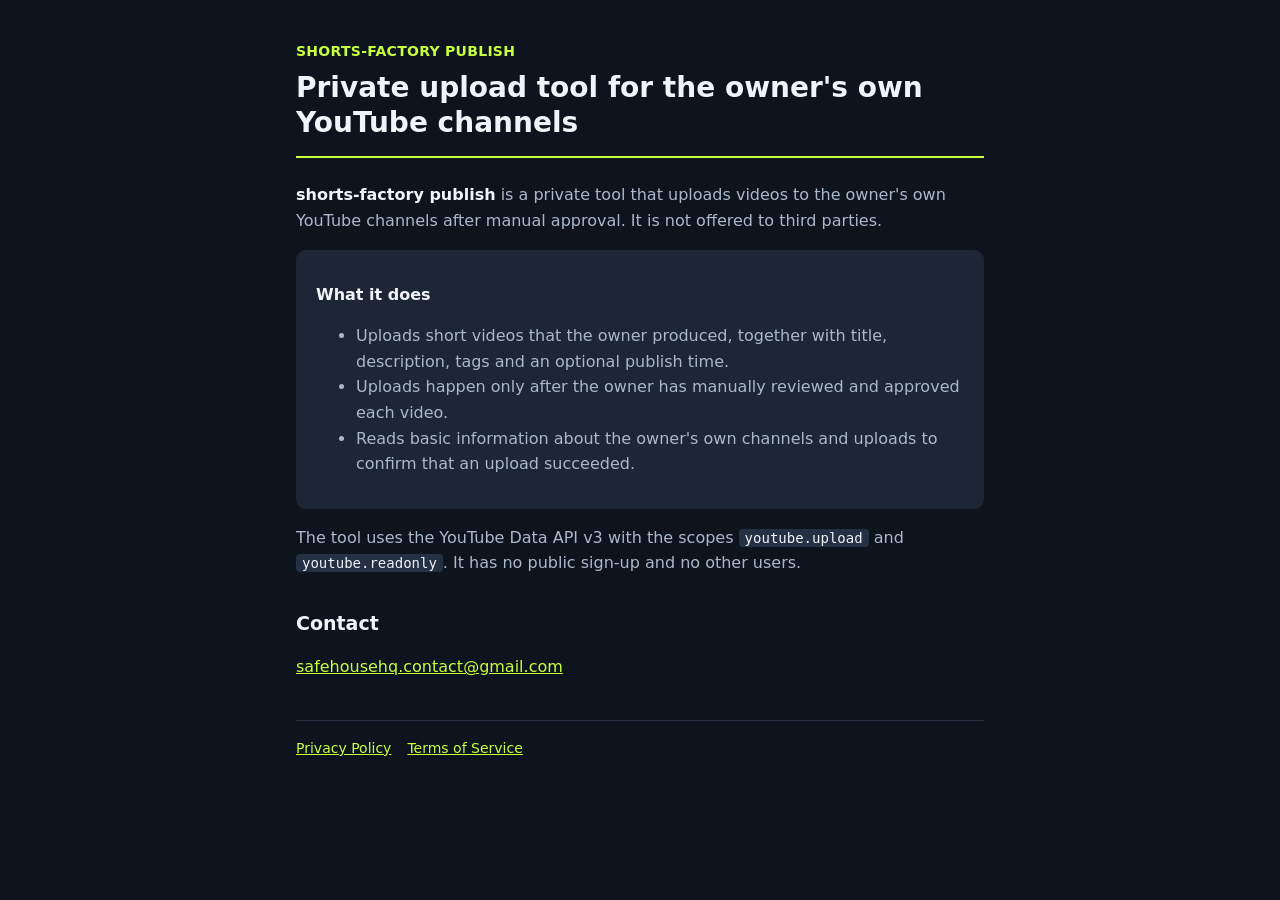
<file: index.html>
<!doctype html>
<html lang="en">
<head>
<meta charset="utf-8">
<meta name="viewport" content="width=device-width, initial-scale=1">
<title>shorts-factory publish</title>
<meta name="description" content="shorts-factory publish is a private tool that uploads videos to the owner's own YouTube channels after manual approval.">
<meta name="google-site-verification" content="dyjyGCA2ODBD6ks5tYp5LYakbtR_1PgtBWwh-k6rKmI" />
<link rel="stylesheet" href="style.css">
</head>
<body>
<main>
<header>
<div class="brand">shorts-factory publish</div>
<h1>Private upload tool for the owner's own YouTube channels</h1>
</header>
<p><strong>shorts-factory publish</strong> is a private tool that uploads videos to the owner's own YouTube channels after manual approval. It is not offered to third parties.</p>
<div class="card">
<p><strong>What it does</strong></p>
<ul>
<li>Uploads short videos that the owner produced, together with title, description, tags and an optional publish time.</li>
<li>Uploads happen only after the owner has manually reviewed and approved each video.</li>
<li>Reads basic information about the owner's own channels and uploads to confirm that an upload succeeded.</li>
</ul>
</div>
<p>The tool uses the YouTube Data API v3 with the scopes <code>youtube.upload</code> and <code>youtube.readonly</code>. It has no public sign-up and no other users.</p>
<h2>Contact</h2>
<p><a href="mailto:safehousehq.contact@gmail.com">safehousehq.contact@gmail.com</a></p>
<nav><a href="privacy.html">Privacy Policy</a><a href="terms.html">Terms of Service</a></nav>
</main>
</body>
</html>
</file>
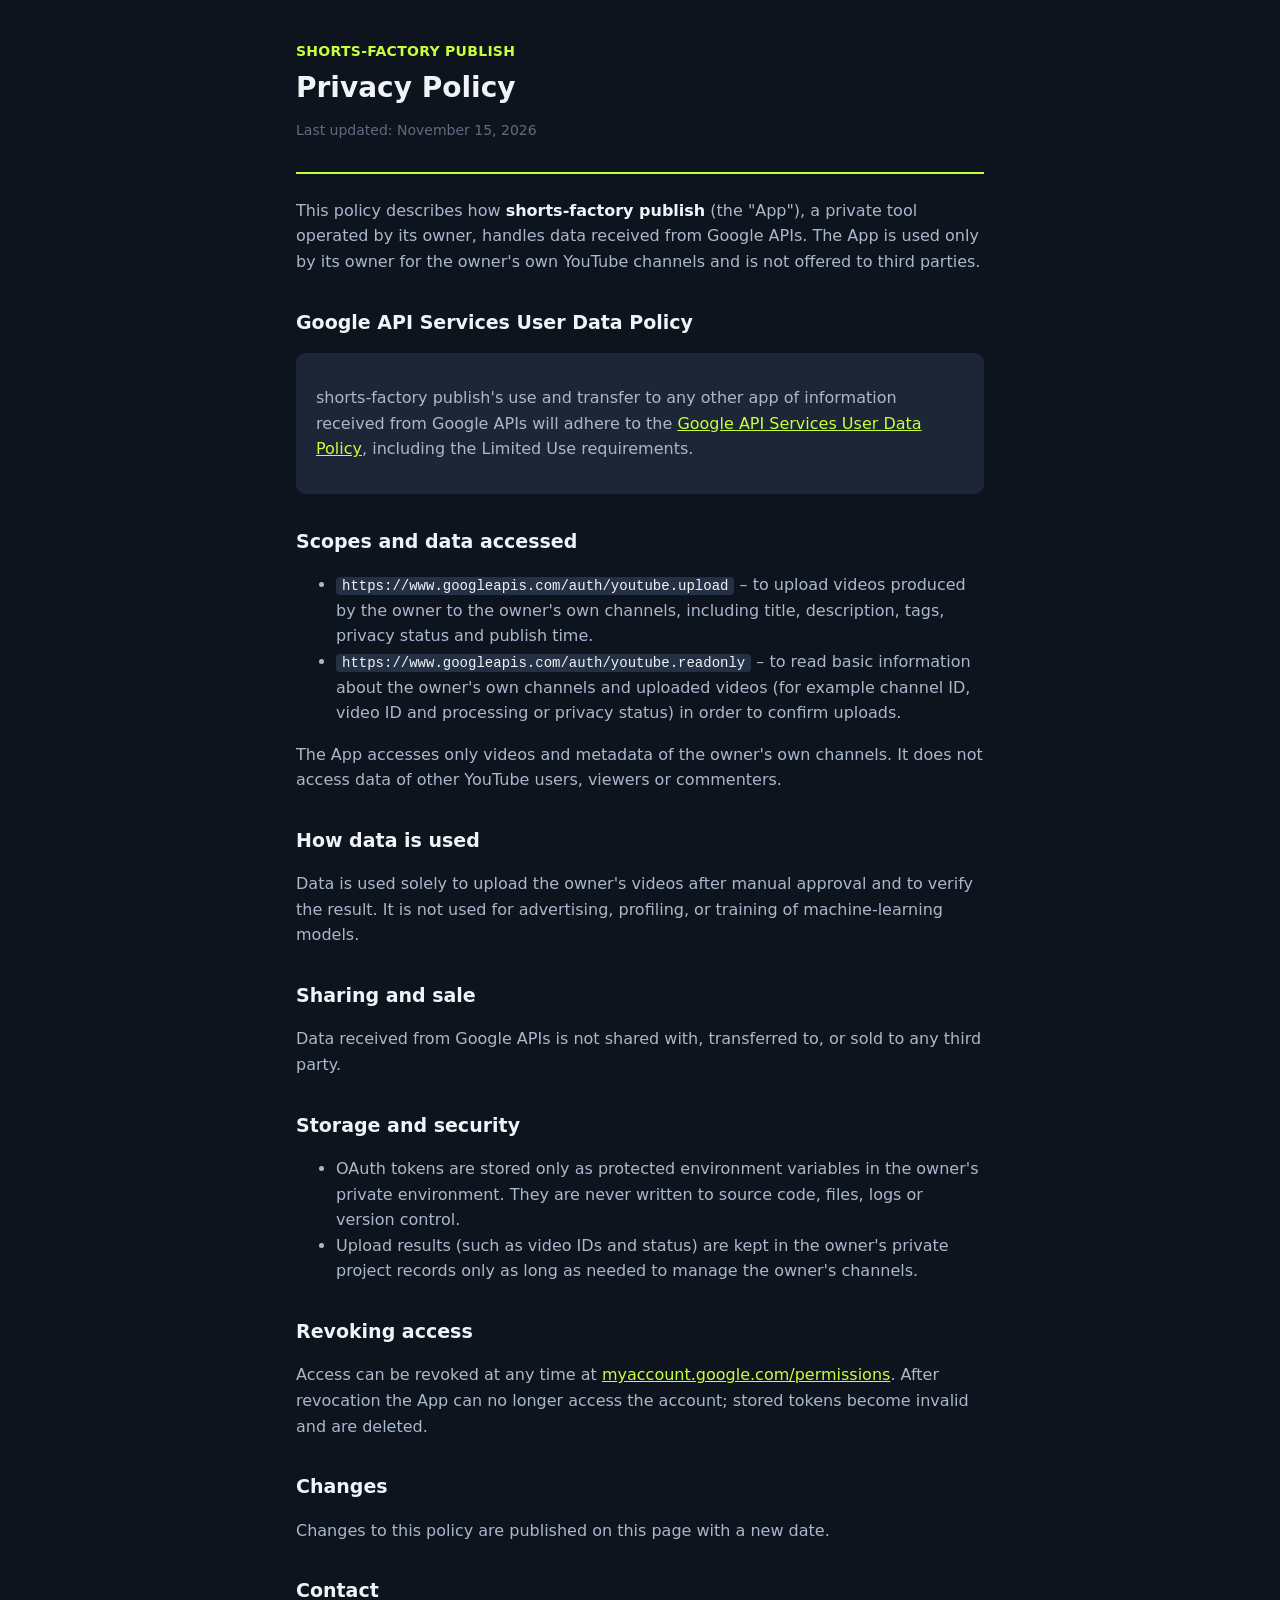
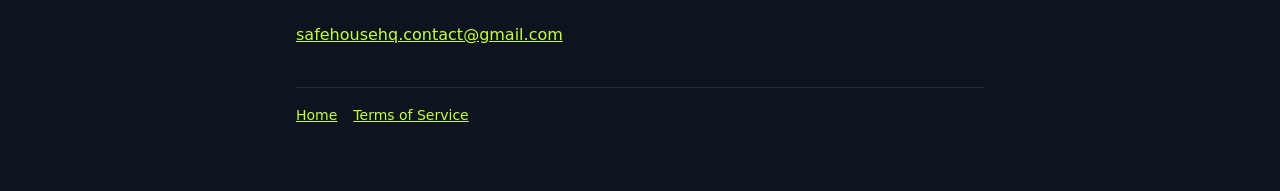
<file: privacy.html>
<!doctype html>
<html lang="en">
<head>
<meta charset="utf-8">
<meta name="viewport" content="width=device-width, initial-scale=1">
<title>Privacy Policy – shorts-factory publish</title>
<link rel="stylesheet" href="style.css">
</head>
<body>
<main>
<header>
<div class="brand">shorts-factory publish</div>
<h1>Privacy Policy</h1>
<p class="date">Last updated: November 15, 2026</p>
</header>
<p>This policy describes how <strong>shorts-factory publish</strong> (the "App"), a private tool operated by its owner, handles data received from Google APIs. The App is used only by its owner for the owner's own YouTube channels and is not offered to third parties.</p>

<h2>Google API Services User Data Policy</h2>
<div class="card"><p>shorts-factory publish's use and transfer to any other app of information received from Google APIs will adhere to the <a href="https://developers.google.com/terms/api-services-user-data-policy">Google API Services User Data Policy</a>, including the Limited Use requirements.</p></div>

<h2>Scopes and data accessed</h2>
<ul>
<li><code>https://www.googleapis.com/auth/youtube.upload</code> – to upload videos produced by the owner to the owner's own channels, including title, description, tags, privacy status and publish time.</li>
<li><code>https://www.googleapis.com/auth/youtube.readonly</code> – to read basic information about the owner's own channels and uploaded videos (for example channel ID, video ID and processing or privacy status) in order to confirm uploads.</li>
</ul>
<p>The App accesses only videos and metadata of the owner's own channels. It does not access data of other YouTube users, viewers or commenters.</p>

<h2>How data is used</h2>
<p>Data is used solely to upload the owner's videos after manual approval and to verify the result. It is not used for advertising, profiling, or training of machine-learning models.</p>

<h2>Sharing and sale</h2>
<p>Data received from Google APIs is not shared with, transferred to, or sold to any third party.</p>

<h2>Storage and security</h2>
<ul>
<li>OAuth tokens are stored only as protected environment variables in the owner's private environment. They are never written to source code, files, logs or version control.</li>
<li>Upload results (such as video IDs and status) are kept in the owner's private project records only as long as needed to manage the owner's channels.</li>
</ul>

<h2>Revoking access</h2>
<p>Access can be revoked at any time at <a href="https://myaccount.google.com/permissions">myaccount.google.com/permissions</a>. After revocation the App can no longer access the account; stored tokens become invalid and are deleted.</p>

<h2>Changes</h2>
<p>Changes to this policy are published on this page with a new date.</p>

<h2>Contact</h2>
<p><a href="mailto:safehousehq.contact@gmail.com">safehousehq.contact@gmail.com</a></p>
<nav><a href="index.html">Home</a><a href="terms.html">Terms of Service</a></nav>
</main>
</body>
</html>
</file>
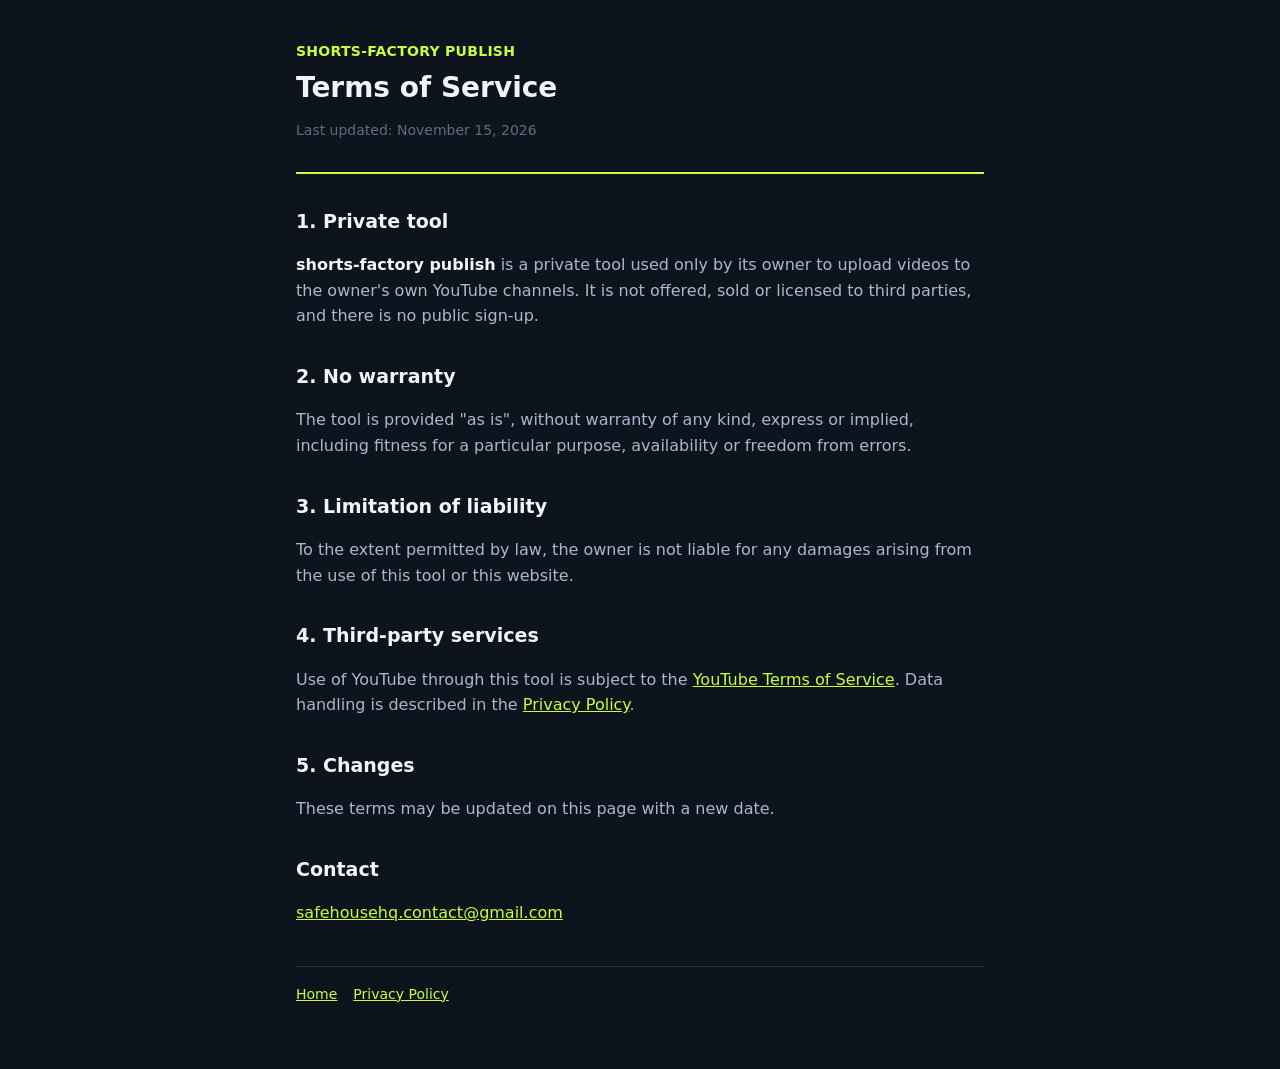
<file: terms.html>
<!doctype html>
<html lang="en">
<head>
<meta charset="utf-8">
<meta name="viewport" content="width=device-width, initial-scale=1">
<title>Terms of Service – shorts-factory publish</title>
<link rel="stylesheet" href="style.css">
</head>
<body>
<main>
<header>
<div class="brand">shorts-factory publish</div>
<h1>Terms of Service</h1>
<p class="date">Last updated: November 15, 2026</p>
</header>
<h2>1. Private tool</h2>
<p><strong>shorts-factory publish</strong> is a private tool used only by its owner to upload videos to the owner's own YouTube channels. It is not offered, sold or licensed to third parties, and there is no public sign-up.</p>
<h2>2. No warranty</h2>
<p>The tool is provided "as is", without warranty of any kind, express or implied, including fitness for a particular purpose, availability or freedom from errors.</p>
<h2>3. Limitation of liability</h2>
<p>To the extent permitted by law, the owner is not liable for any damages arising from the use of this tool or this website.</p>
<h2>4. Third-party services</h2>
<p>Use of YouTube through this tool is subject to the <a href="https://www.youtube.com/t/terms">YouTube Terms of Service</a>. Data handling is described in the <a href="privacy.html">Privacy Policy</a>.</p>
<h2>5. Changes</h2>
<p>These terms may be updated on this page with a new date.</p>
<h2>Contact</h2>
<p><a href="mailto:safehousehq.contact@gmail.com">safehousehq.contact@gmail.com</a></p>
<nav><a href="index.html">Home</a><a href="privacy.html">Privacy Policy</a></nav>
</main>
</body>
</html>
</file>
<file: style.css>
:root{--bg:#0e141e;--pale:#1c2636;--pill:#243044;--ink:#f0f4f8;--muted:#aab8cc;--lg:#606c7e;--accent:#c6ff3c}
*{box-sizing:border-box}
html{background:var(--bg)}
body{margin:0;background:var(--bg);color:var(--ink);font:16px/1.6 system-ui,-apple-system,"Segoe UI",Roboto,Helvetica,Arial,sans-serif}
main{max-width:720px;margin:0 auto;padding:40px 16px 64px}
header{border-bottom:2px solid var(--accent);padding-bottom:16px;margin-bottom:24px}
.brand{font-weight:800;letter-spacing:.02em;font-size:14px;text-transform:uppercase;color:var(--accent)}
h1{font-size:28px;line-height:1.25;margin:8px 0 0}
h2{font-size:19px;margin:32px 0 8px;color:var(--ink)}
p,li{color:var(--muted)}
strong{color:var(--ink)}
a{color:var(--accent)}
code{background:var(--pill);color:var(--ink);padding:1px 6px;border-radius:4px;font-size:14px;overflow-wrap:anywhere}
.card{background:var(--pale);border-radius:10px;padding:16px 20px;margin:16px 0}
nav{display:flex;flex-wrap:wrap;gap:16px;margin-top:40px;padding-top:16px;border-top:1px solid var(--pill);font-size:14px}
.date{color:var(--lg);font-size:14px}
</file>
